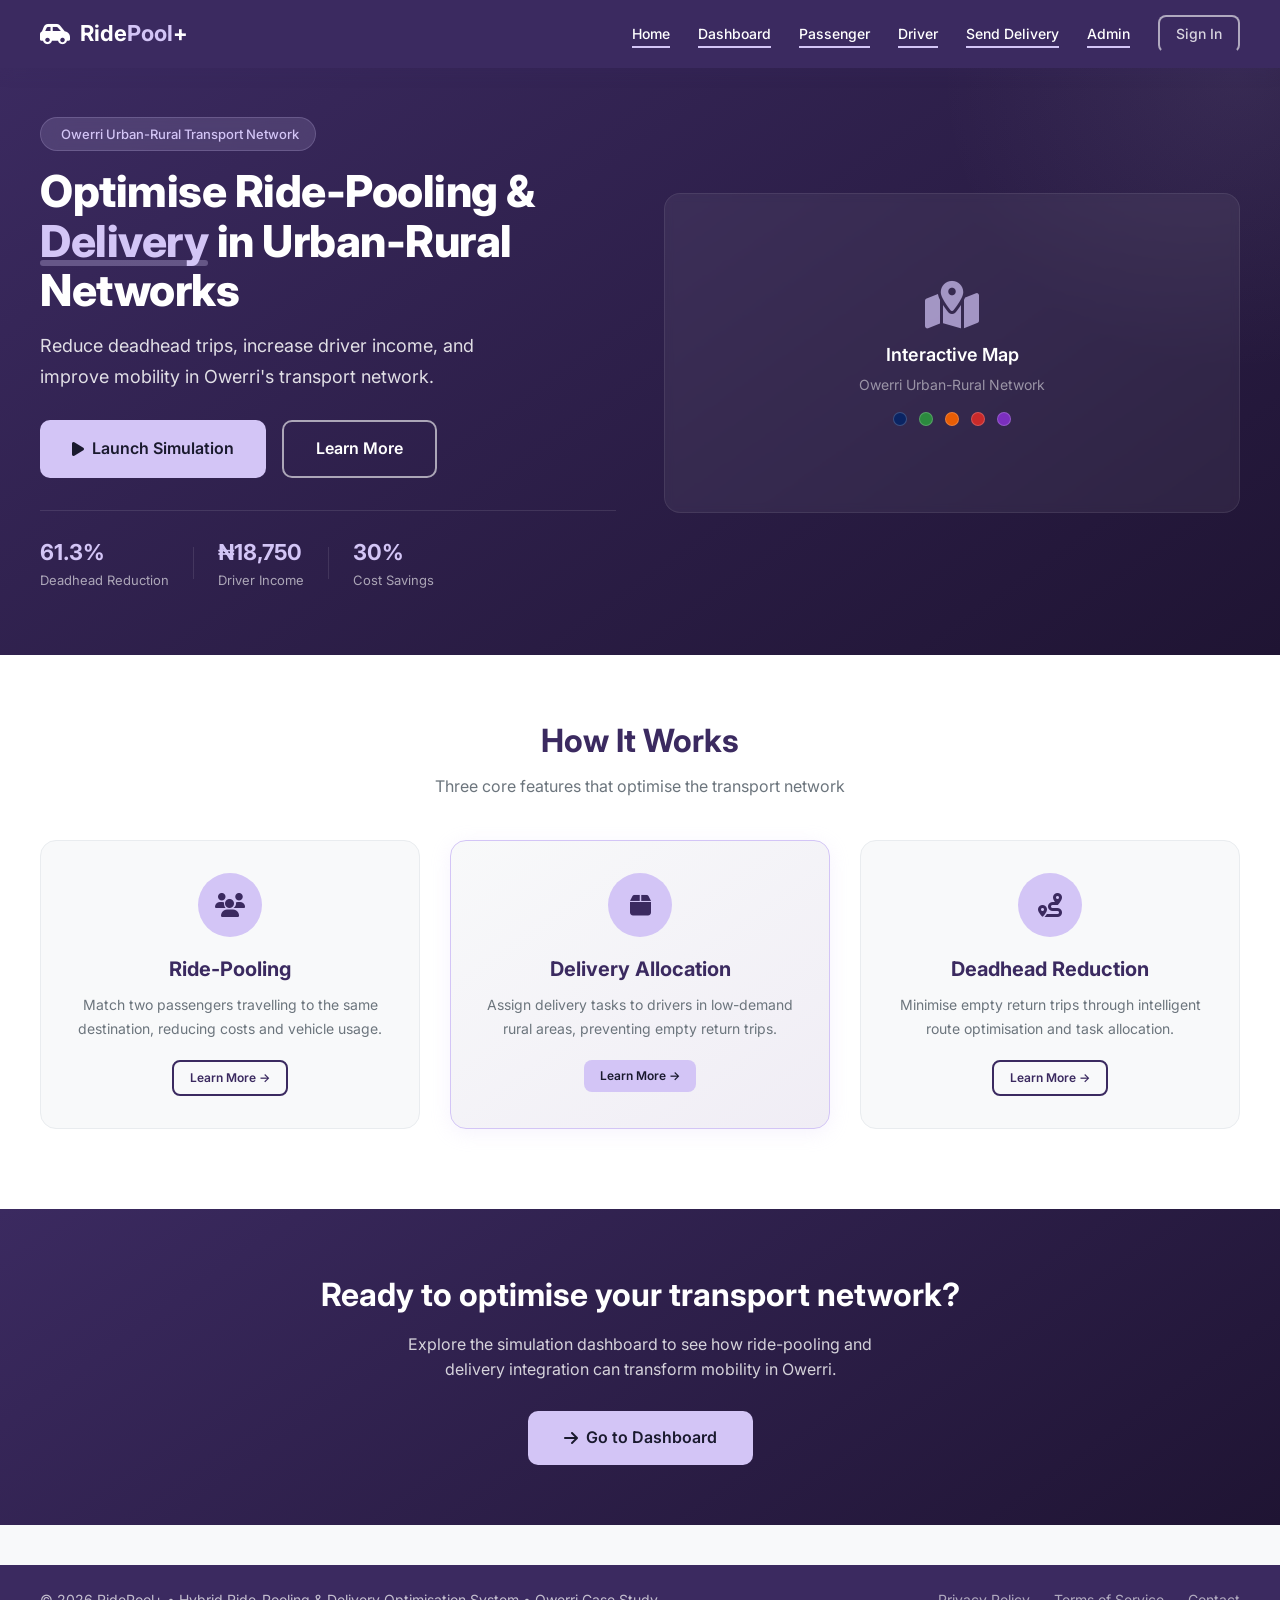
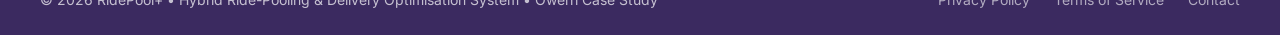
<file: pages/landing/index.html>
<!DOCTYPE html>
<html lang="en">
<head>
    <meta charset="UTF-8" />
    <meta name="viewport" content="width=device-width, initial-scale=1.0" />
    <title>RidePool+ | Hybrid Ride-Pooling &amp; Delivery Optimisation</title>
    <link rel="stylesheet" href="https://cdnjs.cloudflare.com/ajax/libs/font-awesome/6.4.0/css/all.min.css" />
    <link href="https://fonts.googleapis.com/css2?family=Inter:wght@300;400;500;600;700;800&display=swap" rel="stylesheet" />
    <link rel="stylesheet" href="../../assets/css/style.css" />
    <link rel="stylesheet" href="landing.css" />
</head>
<body>

    <!-- ===== NAVIGATION ===== -->
    <nav class="navbar">
        <div class="nav-container">
            <div class="nav-logo">
                <i class="fas fa-car-side"></i>
                <span>Ride<span>Pool</span>+</span>
            </div>
            <ul class="nav-links">
                <li><a href="index.html" class="active">Home</a></li>
                <li><a href="../dashboard/index.html">Dashboard</a></li>
                <li><a href="../passenger/index.html">Passenger</a></li>
                <li><a href="../driver/index.html">Driver</a></li>
                <li><a href="../delivery/index.html">Send Delivery</a></li>
                <li><a href="../admin/index.html">Admin</a></li>
                <li><a href="../auth/login.html" class="btn btn-outline-light btn-sm" style="padding:6px 16px;">Sign In</a></li>
            </ul>
            <button class="hamburger" id="hamburger">
                <i class="fas fa-bars"></i>
            </button>
        </div>
    </nav>

    <!-- ===== HERO SECTION ===== -->
    <section class="hero">
        <div class="hero-container">
            <div class="hero-content">
                <div class="hero-badge">
                    <i class="fas fa-sparkles"></i>
                    <span>Owerri Urban-Rural Transport Network</span>
                </div>
                <h1>Optimise Ride-Pooling &amp; <span>Delivery</span> in Urban-Rural Networks</h1>
                <p>Reduce deadhead trips, increase driver income, and improve mobility in Owerri's transport network.</p>
                <div class="hero-buttons">
                    <a href="../dashboard/index.html" class="btn btn-secondary btn-lg">
                        <i class="fas fa-play"></i> Launch Simulation
                    </a>
                    <a href="#features" class="btn btn-outline-light btn-lg">Learn More</a>
                </div>
                <div class="hero-stats">
                    <div class="hero-stat">
                        <span class="hero-stat-number" id="statDeadhead">61.3%</span>
                        <span class="hero-stat-label">Deadhead Reduction</span>
                    </div>
                    <div class="hero-stat-divider"></div>
                    <div class="hero-stat">
                        <span class="hero-stat-number" id="statIncome">₦18,750</span>
                        <span class="hero-stat-label">Driver Income</span>
                    </div>
                    <div class="hero-stat-divider"></div>
                    <div class="hero-stat">
                        <span class="hero-stat-number" id="statCost">30%</span>
                        <span class="hero-stat-label">Cost Savings</span>
                    </div>
                </div>
            </div>
            <div class="hero-image">
                <div class="hero-map-placeholder">
                    <i class="fas fa-map-marked-alt"></i>
                    <span>Interactive Map</span>
                    <small>Owerri Urban-Rural Network</small>
                    <div class="hero-map-dots">
                        <span class="dot blue"></span>
                        <span class="dot green"></span>
                        <span class="dot orange"></span>
                        <span class="dot red"></span>
                        <span class="dot purple"></span>
                    </div>
                </div>
            </div>
        </div>
    </section>

    <!-- ===== FEATURES SECTION ===== -->
    <section class="features" id="features">
        <div class="features-container">
            <h2 class="section-title">How It Works</h2>
            <p class="section-subtitle">Three core features that optimise the transport network</p>
            <div class="features-grid">
                <div class="feature-card">
                    <div class="feature-icon"><i class="fas fa-users"></i></div>
                    <h3>Ride-Pooling</h3>
                    <p>Match two passengers travelling to the same destination, reducing costs and vehicle usage.</p>
                    <a href="../passenger/index.html" class="btn btn-outline btn-sm">Learn More →</a>
                </div>
                <div class="feature-card featured">
                    <div class="feature-icon"><i class="fas fa-box"></i></div>
                    <h3>Delivery Allocation</h3>
                    <p>Assign delivery tasks to drivers in low-demand rural areas, preventing empty return trips.</p>
                    <a href="../delivery/index.html" class="btn btn-secondary btn-sm">Learn More →</a>
                </div>
                <div class="feature-card">
                    <div class="feature-icon"><i class="fas fa-route"></i></div>
                    <h3>Deadhead Reduction</h3>
                    <p>Minimise empty return trips through intelligent route optimisation and task allocation.</p>
                    <a href="../dashboard/index.html" class="btn btn-outline btn-sm">Learn More →</a>
                </div>
            </div>
        </div>
    </section>

    <!-- ===== CTA SECTION ===== -->
    <section class="cta-section">
        <div class="cta-container">
            <h2>Ready to optimise your transport network?</h2>
            <p>Explore the simulation dashboard to see how ride-pooling and delivery integration can transform mobility in Owerri.</p>
            <a href="../dashboard/index.html" class="btn btn-secondary btn-lg">
                <i class="fas fa-arrow-right"></i> Go to Dashboard
            </a>
        </div>
    </section>

    <!-- ===== FOOTER ===== -->
    <footer>
        <div class="footer-container">
            <p>&copy; 2026 RidePool+ &bull; Hybrid Ride-Pooling &amp; Delivery Optimisation System &bull; Owerri Case Study</p>
            <div class="footer-links">
                <a href="#">Privacy Policy</a>
                <a href="#">Terms of Service</a>
                <a href="#">Contact</a>
            </div>
        </div>
    </footer>

    <script src="../../assets/js/main.js"></script>
    <script src="landing.js"></script>
</body>
</html>
</file>
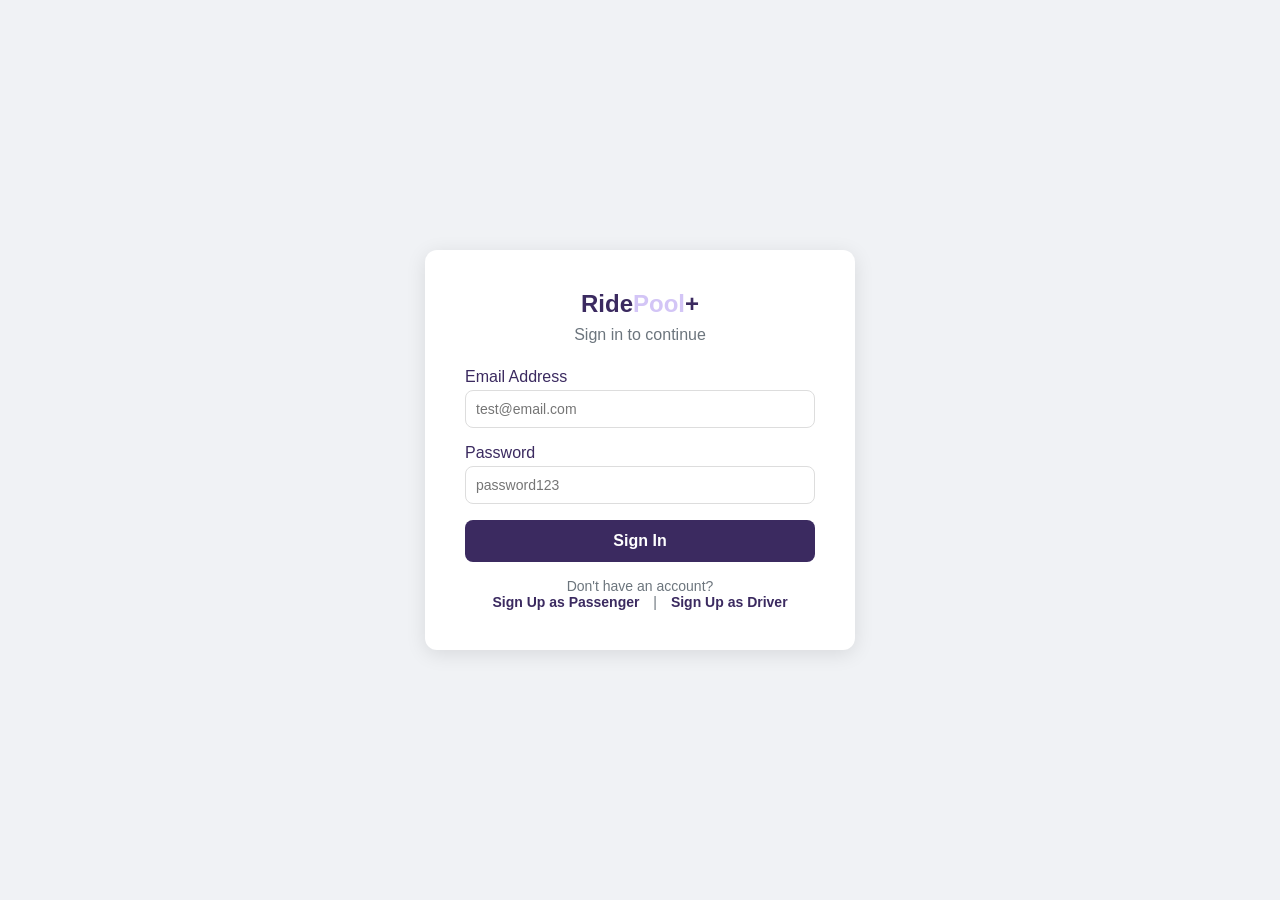
<file: pages/passenger/index.html>
<!DOCTYPE html>
<html lang="en">
<head>
    <meta charset="UTF-8" />
    <meta name="viewport" content="width=device-width, initial-scale=1.0" />
    <title>Passenger - RidePool+</title>
    <link rel="stylesheet" href="https://cdnjs.cloudflare.com/ajax/libs/font-awesome/6.4.0/css/all.min.css" />
    <link href="https://fonts.googleapis.com/css2?family=Inter:wght@300;400;500;600;700;800&display=swap" rel="stylesheet" />
    <link rel="stylesheet" href="../../assets/css/style.css" />
    <link rel="stylesheet" href="passenger.css" />
</head>
<body>

    <nav class="navbar">
        <div class="nav-container">
            <div class="nav-logo">
                <i class="fas fa-car-side"></i>
                <span>Ride<span>Pool</span>+</span>
            </div>
            <ul class="nav-links">
                <li><a href="../landing/index.html">Home</a></li>
                <li><a href="../dashboard/index.html">Dashboard</a></li>
                <li><a href="../passenger/index.html" class="active">Passenger</a></li>
                <li><a href="../driver/index.html">Driver</a></li>
                <li><a href="../delivery/index.html">Send Delivery</a></li>
                <li><a href="../admin/index.html">Admin</a></li>
                <li><a href="../auth/login.html" class="btn btn-outline-light btn-sm" style="padding:6px 16px;">Sign In</a></li>
            </ul>
            <button class="hamburger" id="hamburger">
                <i class="fas fa-bars"></i>
            </button>
        </div>
    </nav>

    <!-- ===== SESSION MISMATCH WARNING ===== -->
    <div id="sessionMismatchBanner" style="display:none; align-items:center; justify-content:space-between; gap:16px; background:#C92A2A; color:#fff; padding:14px 24px; font-size:14px; font-weight:500;">
        <span><i class="fas fa-triangle-exclamation"></i> Your login session doesn't match this passenger account (likely because a different account was logged into in another tab of this browser). Actions like requesting a ride won't work until you fix this.</span>
        <button id="sessionRelogBtn" class="btn btn-outline-light btn-sm" style="white-space:nowrap;">Log Out &amp; Log In Again</button>
    </div>

    <div class="page-header">
        <div class="page-header-content">
            <h1><i class="fas fa-user"></i> Welcome, <span id="passengerName">Passenger</span></h1>
            <p>Book a solo or pooled ride across Owerri</p>
        </div>
    </div>

    <div class="passenger-container">

        <!-- ===== RIDE REQUEST FORM ===== -->
        <div class="ride-request-card card" id="rideRequestCard">
            <div class="card-header">
                <h2><i class="fas fa-map-marked-alt"></i> Request a Ride</h2>
            </div>

            <div class="form-step">
                <h3><i class="fas fa-map-pin"></i> Pickup &amp; Destination</h3>
                <div class="form-row">
                    <div>
                        <label for="pickupSelect" style="font-size:13px; color:#6C757D; display:block; margin-bottom:6px;">Pickup location</label>
                        <select id="pickupSelect" class="form-select"></select>
                    </div>
                    <div>
                        <label for="destinationSelect" style="font-size:13px; color:#6C757D; display:block; margin-bottom:6px;">Destination</label>
                        <select id="destinationSelect" class="form-select"></select>
                    </div>
                </div>
            </div>

            <div class="form-divider"></div>

            <div class="form-step">
                <h3><i class="fas fa-users"></i> Ride Type</h3>
                <div class="ride-toggle-group">
                    <button type="button" class="ride-toggle active" id="soloToggle">
                        <i class="fas fa-user"></i> Solo Ride
                    </button>
                    <button type="button" class="ride-toggle" id="poolToggle">
                        <i class="fas fa-users"></i> Pooled Ride <span class="badge badge-success">Save up to 30%</span>
                    </button>
                </div>
                <div class="ride-info" id="rideInfo">
                    <i class="fas fa-info-circle"></i>
                    <span id="rideInfoText">Solo ride - just you, no stops for other passengers.</span>
                </div>
            </div>

            <div class="form-step" style="margin-bottom:0;">
                <div class="ride-info" style="justify-content:space-between;">
                    <span><i class="fas fa-naira-sign"></i> Estimated fare</span>
                    <strong id="estimatedFare" style="color:#3B2A60;">₦0</strong>
                </div>
            </div>

            <button class="btn btn-primary btn-full" id="findDriverBtn">
                <i class="fas fa-search"></i> Find Driver
            </button>
        </div>

        <!-- ===== AVAILABLE DRIVERS (solo rides only) ===== -->
        <div class="match-results" id="driverListCard" style="display:none; border-color:#D3C5F6; box-shadow:0 4px 24px rgba(211,197,246,0.25);">
            <div class="match-header">
                <span class="match-badge" style="color:#3B2A60;"><i class="fas fa-car"></i> Choose a Driver</span>
                <button class="btn btn-outline btn-sm" id="refreshDriversBtn"><i class="fas fa-rotate"></i> Refresh</button>
            </div>
            <div id="driverList"></div>
            <button class="btn btn-outline btn-full" id="cancelFindBtn" style="margin-top:12px;">Cancel</button>
        </div>

        <!-- ===== POOL RIDES: JOIN ONE OR START YOUR OWN ===== -->
        <div class="match-results" id="poolBrowseCard" style="display:none; border-color:#3B2A60;">
            <div class="match-header">
                <span class="match-badge" style="color:#3B2A60;"><i class="fas fa-users"></i> Pooled Ride</span>
                <button class="btn btn-outline btn-sm" id="refreshPoolsBtn"><i class="fas fa-rotate"></i></button>
            </div>

            <div id="openPoolsSection">
                <h4 class="pool-section-title"><i class="fas fa-user-friends"></i> Join someone already waiting</h4>
                <div id="openPoolsList"></div>
            </div>

            <div class="form-divider"></div>

            <div id="startPoolSection">
                <h4 class="pool-section-title"><i class="fas fa-plus-circle"></i> Or start a new pool - pick a driver</h4>
                <div id="startPoolDriverList"></div>
            </div>

            <button class="btn btn-outline btn-full" id="cancelPoolBrowseBtn" style="margin-top:12px;">Cancel</button>
        </div>

        <!-- ===== WAITING FOR SOMEONE TO JOIN YOUR POOL ===== -->
        <div class="match-results" id="poolWaitingCard" style="display:none; border-color:#3B2A60;">
            <div class="match-header">
                <span class="match-badge" style="color:#3B2A60;"><i class="fas fa-hourglass-half"></i> Waiting for a Pool Partner</span>
            </div>
            <p style="font-size:14px; color:#6C757D; margin-bottom:16px;">
                You've picked <strong id="poolWaitingDriverName">a driver</strong>. Your ride will start as soon as another passenger heading your way joins you - or you can go solo now.
            </p>
            <div class="match-actions">
                <button class="btn btn-primary" id="poolGoSoloBtn">Go Solo With This Driver</button>
                <button class="btn btn-outline" id="cancelPoolWaitBtn">Cancel</button>
            </div>
        </div>

        <!-- ===== WAITING FOR DRIVER TO ACCEPT ===== -->
        <div class="match-results" id="waitingCard" style="display:none; border-color:#3B2A60;">
            <div class="match-header">
                <span class="match-badge" style="color:#3B2A60;"><i class="fas fa-spinner fa-spin"></i> Waiting for driver...</span>
            </div>
            <p style="font-size:14px; color:#6C757D; margin-bottom:16px;">
                We've sent your request to <strong id="waitingDriverName">the driver</strong><span id="waitingPoolNote"></span>. This usually takes a few seconds.
            </p>
            <button class="btn btn-outline btn-full" id="cancelWaitBtn">Cancel Request</button>
        </div>

        <!-- ===== ON TRIP (accepted) ===== -->
        <div class="match-results" id="onTripCard" style="display:none; border-color:#2B8A3E;">
            <div class="match-header">
                <span class="match-badge" style="color:#2B8A3E;"><i class="fas fa-car"></i> Driver is on the way</span>
            </div>
            <div class="passenger-card" style="margin-bottom:12px;">
                <div class="passenger-avatar">🚗</div>
                <div class="passenger-details">
                    <h4 id="tripDriverName">Driver</h4>
                    <p id="tripPoolNote" style="display:none;"><i class="fas fa-users"></i> Pooled with <span id="tripPartnerName"></span></p>
                </div>
            </div>
            <p style="font-size:13px; color:#6C757D;">Fare: <strong id="tripFare">₦0</strong></p>
            <button class="btn btn-outline btn-full" id="cancelTripBtn" style="margin-top:14px;">Cancel Ride</button>
        </div>

        <!-- ===== OUTCOME (rejected / timeout) ===== -->
        <div class="match-results" id="outcomeCard" style="display:none;">
            <div class="match-header">
                <span class="match-badge" id="outcomeBadge"><i class="fas fa-check-circle"></i> Driver Accepted!</span>
            </div>
            <div id="outcomeBody"></div>
            <div class="match-actions" style="margin-top:16px;">
                <button class="btn btn-primary" id="outcomeActionBtn" style="display:none;">Choose Another Driver</button>
                <button class="btn btn-outline" id="outcomeDoneBtn">Done</button>
            </div>
        </div>

        <!-- ===== RECENT RIDES ===== -->
        <div class="recent-rides card">
            <div class="card-header">
                <h2><i class="fas fa-clock-rotate-left"></i> Recent Rides</h2>
            </div>
            <div class="ride-history" id="rideHistory">
                <div style="text-align:center; padding:20px; color:#6C757D; font-size:14px;">Loading ride history...</div>
            </div>
        </div>

    </div>

    <footer>
        <div class="footer-container">
            <p>&copy; 2026 RidePool+ &bull; Hybrid Ride-Pooling &amp; Delivery Optimisation System &bull; Owerri Case Study</p>
            <div class="footer-links">
                <a href="#">Privacy Policy</a>
                <a href="#">Terms of Service</a>
                <a href="#">Contact</a>
            </div>
        </div>
    </footer>

    <script type="module" src="passenger.js"></script>

</body>
</html>
</file>
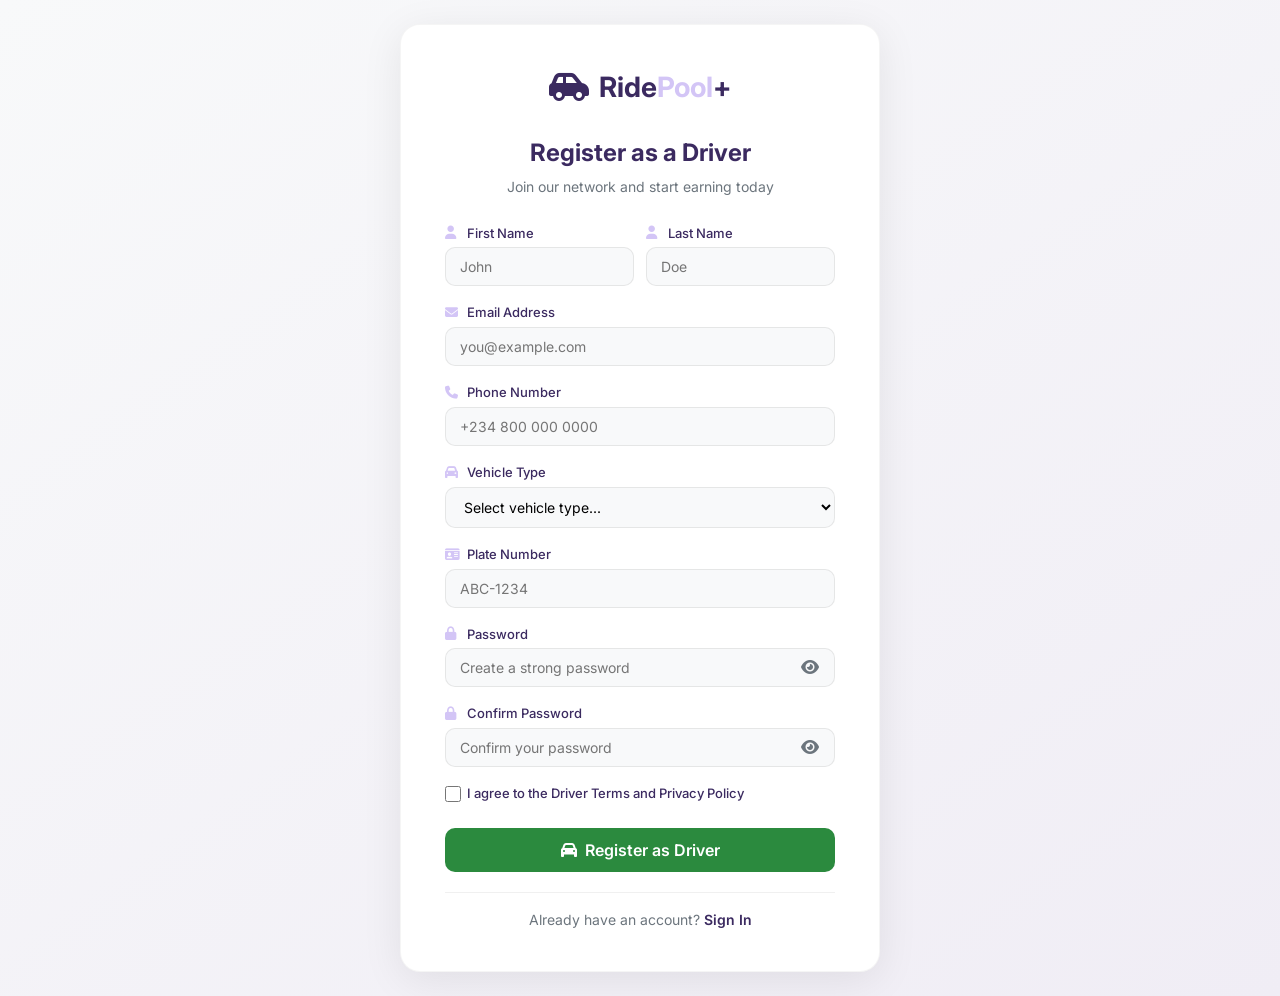
<file: pages/auth/driver-register.html>
<!DOCTYPE html>
<html lang="en">
<head>
    <meta charset="UTF-8" />
    <meta name="viewport" content="width=device-width, initial-scale=1.0" />
    <title>Driver Registration - RidePool+</title>
    <link rel="stylesheet" href="https://cdnjs.cloudflare.com/ajax/libs/font-awesome/6.4.0/css/all.min.css" />
    <link href="https://fonts.googleapis.com/css2?family=Inter:wght@300;400;500;600;700;800&display=swap" rel="stylesheet" />
    <link rel="stylesheet" href="../../assets/css/style.css" />
    <link rel="stylesheet" href="auth.css" />
</head>
<body>

    <div class="auth-container">
        <div class="auth-card">
            <div class="auth-logo">
                <i class="fas fa-car-side"></i>
                <span>Ride<span>Pool</span>+</span>
            </div>

            <h2>Register as a Driver</h2>
            <p class="auth-subtitle">Join our network and start earning today</p>

            <form id="driverRegisterForm" class="auth-form">
                <div class="form-row">
                    <div class="form-group">
                        <label for="firstName"><i class="fas fa-user"></i> First Name</label>
                        <input type="text" id="firstName" placeholder="John" required />
                    </div>
                    <div class="form-group">
                        <label for="lastName"><i class="fas fa-user"></i> Last Name</label>
                        <input type="text" id="lastName" placeholder="Doe" required />
                    </div>
                </div>

                <div class="form-group">
                    <label for="email"><i class="fas fa-envelope"></i> Email Address</label>
                    <input type="email" id="email" placeholder="you@example.com" required />
                </div>

                <div class="form-group">
                    <label for="phone"><i class="fas fa-phone"></i> Phone Number</label>
                    <input type="tel" id="phone" placeholder="+234 800 000 0000" required />
                </div>

                <div class="form-group">
                    <label for="vehicleType"><i class="fas fa-car"></i> Vehicle Type</label>
                    <select id="vehicleType" required>
                        <option value="">Select vehicle type...</option>
                        <option value="Sedan">Sedan</option>
                        <option value="SUV">SUV</option>
                        <option value="Mini Van">Mini Van</option>
                    </select>
                </div>

                <div class="form-group">
                    <label for="plateNumber"><i class="fas fa-id-card"></i> Plate Number</label>
                    <input type="text" id="plateNumber" placeholder="ABC-1234" required />
                </div>

                <div class="form-group">
                    <label for="password"><i class="fas fa-lock"></i> Password</label>
                    <div class="password-wrapper">
                        <input type="password" id="password" placeholder="Create a strong password" required />
                        <button type="button" class="password-toggle">
                            <i class="fas fa-eye"></i>
                        </button>
                    </div>
                </div>

                <div class="form-group">
                    <label for="confirmPassword"><i class="fas fa-lock"></i> Confirm Password</label>
                    <div class="password-wrapper">
                        <input type="password" id="confirmPassword" placeholder="Confirm your password" required />
                        <button type="button" class="password-toggle">
                            <i class="fas fa-eye"></i>
                        </button>
                    </div>
                </div>

                <div class="form-group">
                    <label class="checkbox-label">
                        <input type="checkbox" id="termsAccepted" required />
                        <span>I agree to the <a href="#">Driver Terms</a> and <a href="#">Privacy Policy</a></span>
                    </label>
                </div>

                <button type="submit" class="btn btn-success btn-full">
                    <i class="fas fa-car"></i> Register as Driver
                </button>
            </form>

            <div class="auth-footer">
                <p>Already have an account? <a href="login.html">Sign In</a></p>
            </div>
        </div>
    </div>

    <script type="module">
        import { registerDriver } from '../../assets/js/api.js'

        // Notification function
        function showNotification(message, type) {
            const existing = document.querySelector('.auth-notification');
            if (existing) existing.remove();

            const notification = document.createElement('div');
            notification.className = 'auth-notification';
            notification.style.cssText = `
                position: fixed; top: 20px; right: 20px; padding: 12px 20px;
                border-radius: 10px; background: ${type === 'success' ? '#2B8A3E' : '#C92A2A'};
                color: #FFFFFF; font-size: 14px; font-weight: 500;
                box-shadow: 0 4px 16px rgba(0,0,0,0.15); z-index: 9999;
                display: flex; align-items: center; gap: 10px;
                animation: slideDown 0.3s ease; border: none;
            `;
            const icon = type === 'success' ? 'fa-check-circle' : 'fa-exclamation-circle';
            notification.innerHTML = `<i class="fas ${icon}"></i> ${message}`;
            document.body.appendChild(notification);

            setTimeout(() => {
                notification.style.opacity = '0';
                notification.style.transition = 'opacity 0.3s ease';
                setTimeout(() => notification.remove(), 300);
            }, 4000);
        }

        // Password toggle
        document.querySelectorAll('.password-toggle').forEach(toggle => {
            toggle.addEventListener('click', function() {
                const wrapper = this.closest('.password-wrapper');
                const input = wrapper.querySelector('input');
                const icon = this.querySelector('i');
                if (input.type === 'password') {
                    input.type = 'text';
                    icon.className = 'fas fa-eye-slash';
                } else {
                    input.type = 'password';
                    icon.className = 'fas fa-eye';
                }
            });
        });

        const registerForm = document.getElementById('driverRegisterForm');

        registerForm.addEventListener('submit', async function(e) {
            e.preventDefault();

            const firstName = document.getElementById('firstName').value;
            const lastName = document.getElementById('lastName').value;
            const email = document.getElementById('email').value;
            const phone = document.getElementById('phone').value;
            const vehicleType = document.getElementById('vehicleType').value;
            const plateNumber = document.getElementById('plateNumber').value;
            const password = document.getElementById('password').value;
            const confirmPassword = document.getElementById('confirmPassword').value;
            const termsAccepted = document.getElementById('termsAccepted').checked;

            // ---- FIXED VALIDATION (Option 1) ----
            if (!firstName || !lastName || !email || !phone || !vehicleType || !plateNumber || !password) {
                showNotification('Please fill in all required fields.', 'error');
                return;
            }

            // Simple email check (only check if it's not empty)
            if (!email || email.length < 3) {
                showNotification('❌ Please enter an email address.', 'error');
                return;
            }

            if (password.length < 6) {
                showNotification('Password must be at least 6 characters.', 'error');
                return;
            }

            if (password !== confirmPassword) {
                showNotification('Passwords do not match.', 'error');
                return;
            }

            if (!termsAccepted) {
                showNotification('Please accept the Terms of Service.', 'error');
                return;
            }

            const submitBtn = this.querySelector('.btn');
            const originalText = submitBtn.innerHTML;
            submitBtn.innerHTML = '<i class="fas fa-spinner fa-spin"></i> Registering...';
            submitBtn.disabled = true;

            try {
                const data = {
                    name: firstName + ' ' + lastName,
                    phone: phone,
                    email: email,
                    vehicle_type: vehicleType,
                    vehicle_capacity: 4,
                    password: password
                };

                const result = await registerDriver(data);
                showNotification('🚗 Driver account created successfully! Redirecting to login...', 'success');

                setTimeout(() => {
                    window.location.href = 'login.html';
                }, 2000);

            } catch (error) {
                console.error('Registration error:', error);
                showNotification('❌ Registration failed: ' + error.message, 'error');
                submitBtn.innerHTML = originalText;
                submitBtn.disabled = false;
            }
        });
    </script>

    <style>
        @keyframes slideDown {
            0% { opacity: 0; transform: translateY(-20px); }
            100% { opacity: 1; transform: translateY(0); }
        }
    </style>

</body>
</html>
</file>
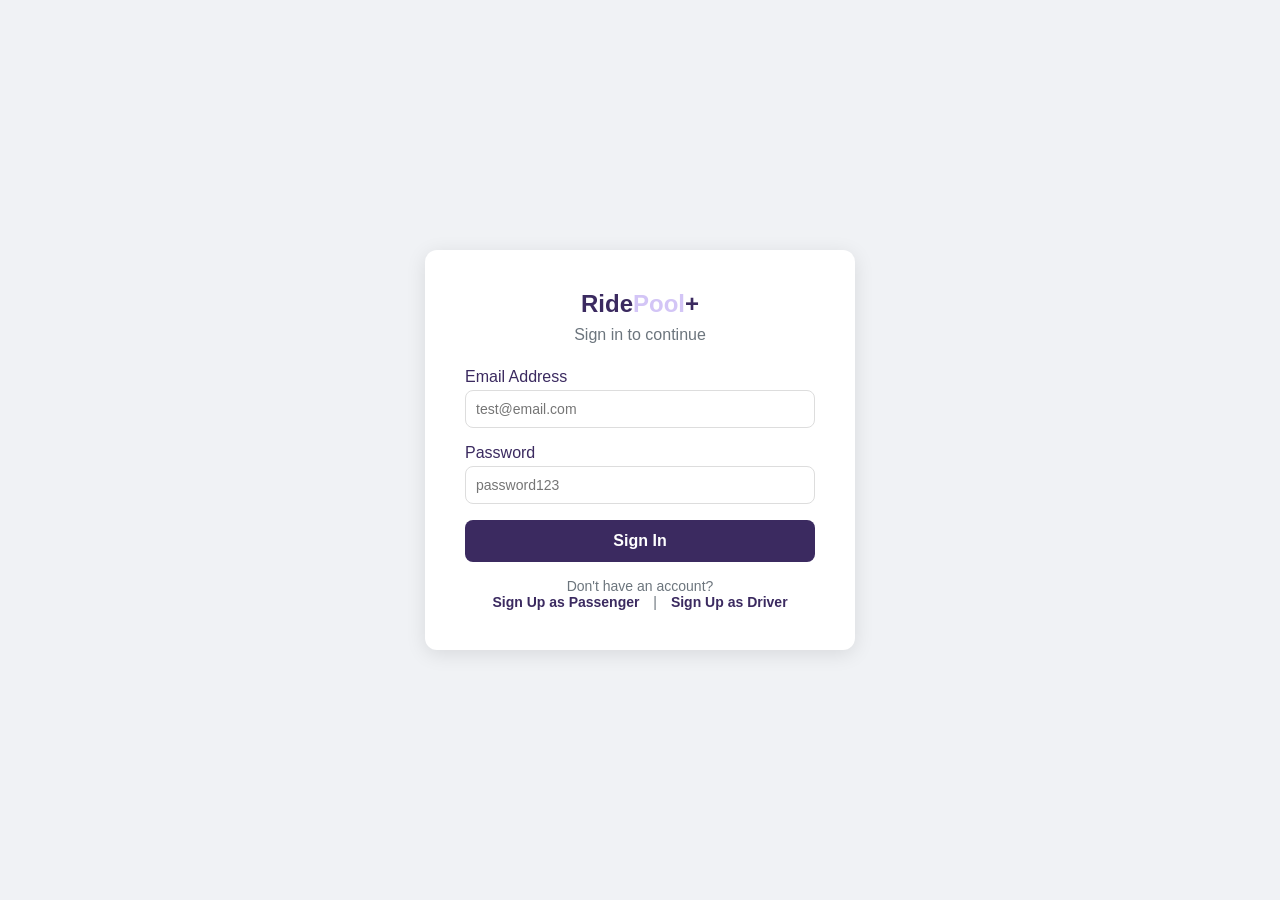
<file: pages/auth/login.html>
<!DOCTYPE html>
<html lang="en">
<head>
    <meta charset="UTF-8" />
    <meta name="viewport" content="width=device-width, initial-scale=1.0" />
    <title>Login - RidePool+</title>
    <style>
        body {
            font-family: 'Segoe UI', Tahoma, Geneva, Verdana, sans-serif;
            background: #f0f2f5;
            display: flex;
            justify-content: center;
            align-items: center;
            height: 100vh;
            margin: 0;
        }
        .container {
            background: #fff;
            padding: 40px;
            border-radius: 12px;
            box-shadow: 0 4px 20px rgba(0,0,0,0.1);
            width: 350px;
        }
        .logo {
            text-align: center;
            font-size: 24px;
            font-weight: 700;
            color: #3B2A60;
        }
        .logo span { color: #D3C5F6; }
        .subtitle {
            text-align: center;
            color: #6C757D;
            margin: 8px 0 24px;
        }
        label {
            display: block;
            font-weight: 500;
            margin-bottom: 4px;
            color: #3B2A60;
        }
        input {
            width: 100%;
            padding: 10px;
            border: 1px solid #ddd;
            border-radius: 8px;
            font-size: 14px;
            box-sizing: border-box;
            margin-bottom: 16px;
        }
        button {
            width: 100%;
            padding: 12px;
            background: #3B2A60;
            color: #fff;
            border: none;
            border-radius: 8px;
            font-size: 16px;
            font-weight: 600;
            cursor: pointer;
        }
        button:hover { background: #2A1A4A; }
        button:disabled { opacity: 0.6; cursor: not-allowed; }
        .error { color: #C92A2A; text-align: center; margin-top: 12px; }
        .success { color: #2B8A3E; text-align: center; margin-top: 12px; }
        .footer { text-align: center; margin-top: 16px; font-size: 14px; color: #6C757D; }
        .footer a { color: #3B2A60; font-weight: 600; text-decoration: none; }
    </style>
</head>
<body>

<div class="container">
    <div class="logo">Ride<span>Pool</span>+</div>
    <div class="subtitle">Sign in to continue</div>

    <form id="loginForm">
        <label>Email Address</label>
        <input type="email" id="email" placeholder="test@email.com" />

        <label>Password</label>
        <input type="password" id="password" placeholder="password123" />

        <button type="submit" id="loginBtn">Sign In</button>
    </form>

    <div id="message"></div>

    <div class="footer">
    Don't have an account?<br>
    <a href="passenger-register.html" style="margin-right:10px;">Sign Up as Passenger</a> |
    <a href="driver-register.html" style="margin-left:10px;">Sign Up as Driver</a>
</div>
</div>

<script type="module">
    import { login } from '../../assets/js/api.js'

    const form = document.getElementById('loginForm')
    const email = document.getElementById('email')
    const password = document.getElementById('password')
    const btn = document.getElementById('loginBtn')
    const msg = document.getElementById('message')

    form.addEventListener('submit', async function(e) {
        e.preventDefault()
        console.log('🔑 Login submitted')

        const emailVal = email.value.trim()
        const passVal = password.value.trim()

        if (!emailVal || !passVal) {
            msg.innerHTML = '⚠️ Please enter both email and password.'
            msg.style.color = '#E85D04'
            return
        }

        btn.innerHTML = '⏳ Signing in...'
        btn.disabled = true
        msg.innerHTML = ''

        try {
            console.log('📡 Calling login API...')
            const result = await login({ email: emailVal, password: passVal })
            console.log('✅ Login success:', result)

            const role = result.user.role || 'passenger'
            const redirects = {
                'passenger': '../passenger/index.html',
                'driver': '../driver/index.html',
                'admin': '../admin/index.html'
            }

            msg.innerHTML = '✅ Welcome ' + result.user.name + '! Redirecting...'
            msg.style.color = '#2B8A3E'

            // Save user + auth token
            localStorage.setItem('user', JSON.stringify(result.user))
            localStorage.setItem('token', result.token)

            // Redirect after 1 second
            setTimeout(() => {
                console.log('🔀 Redirecting to:', redirects[role])
                window.location.href = redirects[role] || '../landing/index.html'
            }, 1000)

        } catch (error) {
            console.error('❌ Login error:', error)
            msg.innerHTML = '❌ Login failed: ' + error.message
            msg.style.color = '#C92A2A'
            btn.innerHTML = 'Sign In'
            btn.disabled = false
        }
    })
</script>

</body>
</html>
</file>
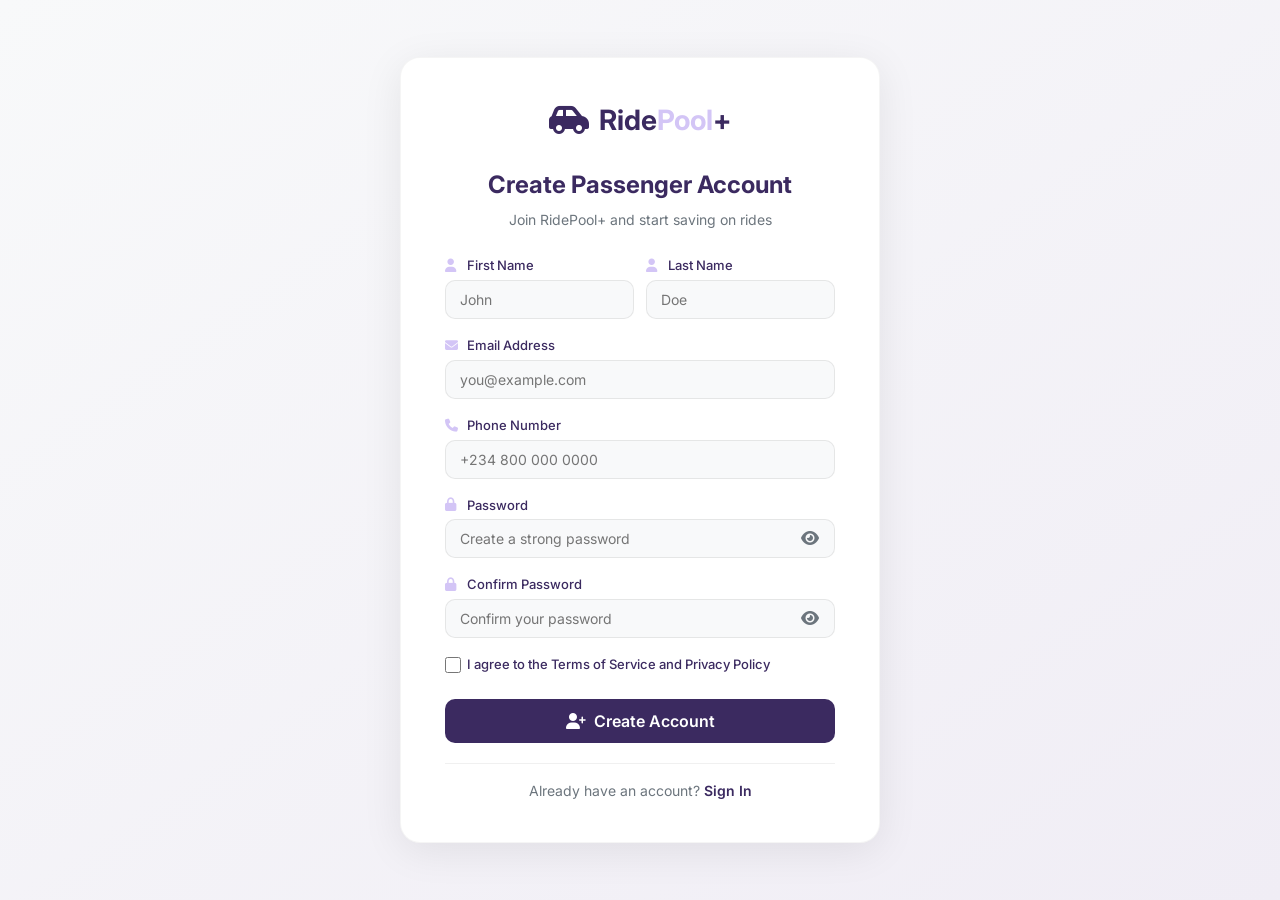
<file: pages/auth/passenger-register.html>
<!DOCTYPE html>
<html lang="en">
<head>
    <meta charset="UTF-8" />
    <meta name="viewport" content="width=device-width, initial-scale=1.0" />
    <title>Passenger Registration - RidePool+</title>
    <link rel="stylesheet" href="https://cdnjs.cloudflare.com/ajax/libs/font-awesome/6.4.0/css/all.min.css" />
    <link href="https://fonts.googleapis.com/css2?family=Inter:wght@300;400;500;600;700;800&display=swap" rel="stylesheet" />
    <link rel="stylesheet" href="../../assets/css/style.css" />
    <link rel="stylesheet" href="auth.css" />
</head>
<body>

    <div class="auth-container">
        <div class="auth-card">
            <div class="auth-logo">
                <i class="fas fa-car-side"></i>
                <span>Ride<span>Pool</span>+</span>
            </div>

            <h2>Create Passenger Account</h2>
            <p class="auth-subtitle">Join RidePool+ and start saving on rides</p>

            <form id="registerForm" class="auth-form">
                <div class="form-row">
                    <div class="form-group">
                        <label for="firstName"><i class="fas fa-user"></i> First Name</label>
                        <input type="text" id="firstName" placeholder="John" required />
                    </div>
                    <div class="form-group">
                        <label for="lastName"><i class="fas fa-user"></i> Last Name</label>
                        <input type="text" id="lastName" placeholder="Doe" required />
                    </div>
                </div>

                <div class="form-group">
                    <label for="email"><i class="fas fa-envelope"></i> Email Address</label>
                    <input type="email" id="email" placeholder="you@example.com" required />
                </div>

                <div class="form-group">
                    <label for="phone"><i class="fas fa-phone"></i> Phone Number</label>
                    <input type="tel" id="phone" placeholder="+234 800 000 0000" required />
                </div>

                <div class="form-group">
                    <label for="password"><i class="fas fa-lock"></i> Password</label>
                    <div class="password-wrapper">
                        <input type="password" id="password" placeholder="Create a strong password" required />
                        <button type="button" class="password-toggle">
                            <i class="fas fa-eye"></i>
                        </button>
                    </div>
                </div>

                <div class="form-group">
                    <label for="confirmPassword"><i class="fas fa-lock"></i> Confirm Password</label>
                    <div class="password-wrapper">
                        <input type="password" id="confirmPassword" placeholder="Confirm your password" required />
                        <button type="button" class="password-toggle">
                            <i class="fas fa-eye"></i>
                        </button>
                    </div>
                </div>

                <div class="form-group">
                    <label class="checkbox-label">
                        <input type="checkbox" id="termsAccepted" required />
                        <span>I agree to the <a href="#">Terms of Service</a> and <a href="#">Privacy Policy</a></span>
                    </label>
                </div>

                <button type="submit" class="btn btn-primary btn-full">
                    <i class="fas fa-user-plus"></i> Create Account
                </button>
            </form>

            <div class="auth-footer">
                <p>Already have an account? <a href="login.html">Sign In</a></p>
            </div>
        </div>
    </div>

    <script type="module">
        import { registerPassenger } from '../../assets/js/api.js'

        function showNotification(message, type) {
            const existing = document.querySelector('.auth-notification');
            if (existing) existing.remove();

            const notification = document.createElement('div');
            notification.className = 'auth-notification';
            notification.style.cssText = `
                position: fixed; top: 20px; right: 20px; padding: 12px 20px;
                border-radius: 10px; background: ${type === 'success' ? '#2B8A3E' : '#C92A2A'};
                color: #FFFFFF; font-size: 14px; font-weight: 500;
                box-shadow: 0 4px 16px rgba(0,0,0,0.15); z-index: 9999;
                display: flex; align-items: center; gap: 10px;
                animation: slideDown 0.3s ease; border: none;
            `;
            const icon = type === 'success' ? 'fa-check-circle' : 'fa-exclamation-circle';
            notification.innerHTML = `<i class="fas ${icon}"></i> ${message}`;
            document.body.appendChild(notification);

            setTimeout(() => {
                notification.style.opacity = '0';
                notification.style.transition = 'opacity 0.3s ease';
                setTimeout(() => notification.remove(), 300);
            }, 4000);
        }

        // Password toggle
        document.querySelectorAll('.password-toggle').forEach(toggle => {
            toggle.addEventListener('click', function() {
                const wrapper = this.closest('.password-wrapper');
                const input = wrapper.querySelector('input');
                const icon = this.querySelector('i');
                if (input.type === 'password') {
                    input.type = 'text';
                    icon.className = 'fas fa-eye-slash';
                } else {
                    input.type = 'password';
                    icon.className = 'fas fa-eye';
                }
            });
        });

        const registerForm = document.getElementById('registerForm');

        registerForm.addEventListener('submit', async function(e) {
            e.preventDefault();

            const firstName = document.getElementById('firstName').value;
            const lastName = document.getElementById('lastName').value;
            const email = document.getElementById('email').value;
            const phone = document.getElementById('phone').value;
            const password = document.getElementById('password').value;
            const confirmPassword = document.getElementById('confirmPassword').value;
            const termsAccepted = document.getElementById('termsAccepted').checked;

            if (!firstName || !lastName || !email || !phone || !password) {
                showNotification('Please fill in all required fields.', 'error');
                return;
            }

            if (!email.includes('@')) {
                showNotification('Please enter a valid email address.', 'error');
                return;
            }

            if (password.length < 6) {
                showNotification('Password must be at least 6 characters.', 'error');
                return;
            }

            if (password !== confirmPassword) {
                showNotification('Passwords do not match.', 'error');
                return;
            }

            if (!termsAccepted) {
                showNotification('Please accept the Terms of Service.', 'error');
                return;
            }

            const submitBtn = this.querySelector('.btn');
            const originalText = submitBtn.innerHTML;
            submitBtn.innerHTML = '<i class="fas fa-spinner fa-spin"></i> Creating account...';
            submitBtn.disabled = true;

            try {
                await registerPassenger({
                    name: firstName + ' ' + lastName,
                    phone: phone,
                    email: email,
                    password: password
                });

                showNotification('🎉 Account created successfully! Redirecting to login...', 'success');

                setTimeout(() => {
                    window.location.href = 'login.html';
                }, 2000);

            } catch (error) {
                showNotification('❌ Registration failed: ' + error.message, 'error');
                submitBtn.innerHTML = originalText;
                submitBtn.disabled = false;
            }
        });
    </script>

    <style>
        @keyframes slideDown {
            0% { opacity: 0; transform: translateY(-20px); }
            100% { opacity: 1; transform: translateY(0); }
        }
    </style>

</body>
</html>
</file>
<file: assets/css/style.css>
/* ================================================================
   STYLE.CSS - Global Shared Styles
   Hybrid Ride-Pooling & Delivery System
   Colors from Figma Make design with your custom palette:
   - Primary: #D3C5F6 (your custom)
   - Secondary: #3B2A60 (your custom)
   - Background: #F8F9FA
   - Text Dark: #1A1A2E
   - Text Light: #FFFFFF
   ================================================================ */

/* ===== RESET & BASE ===== */
* {
    margin: 0;
    padding: 0;
    box-sizing: border-box;
}

body {
    font-family: 'Inter', -apple-system, BlinkMacSystemFont, 'Segoe UI', Roboto, sans-serif;
    background: #F8F9FA;
    color: #1A1A2E;
    line-height: 1.6;
}

a {
    text-decoration: none;
    color: inherit;
}

img {
    max-width: 100%;
    display: block;
}

/* ===== BUTTONS ===== */
.btn {
    display: inline-flex;
    align-items: center;
    justify-content: center;
    gap: 8px;
    padding: 10px 24px;
    border-radius: 10px;
    font-weight: 600;
    font-size: 14px;
    border: none;
    cursor: pointer;
    transition: all 0.25s ease;
    text-align: center;
    font-family: inherit;
}

.btn-primary {
    background: #3B2A60;
    color: #FFFFFF;
}

.btn-primary:hover {
    background: #2A1A4A;
    transform: translateY(-2px);
    box-shadow: 0 4px 16px rgba(59, 42, 96, 0.35);
}

.btn-secondary {
    background: #D3C5F6;
    color: #1A1A2E;
}

.btn-secondary:hover {
    background: #C2B0ED;
    transform: translateY(-2px);
    box-shadow: 0 4px 16px rgba(211, 197, 246, 0.4);
}

.btn-outline {
    background: transparent;
    color: #3B2A60;
    border: 2px solid #3B2A60;
}

.btn-outline:hover {
    background: #3B2A60;
    color: #FFFFFF;
    transform: translateY(-2px);
}

.btn-outline-light {
    background: transparent;
    color: #FFFFFF;
    border: 2px solid rgba(255, 255, 255, 0.6);
}

.btn-outline-light:hover {
    background: #FFFFFF;
    color: #3B2A60;
    transform: translateY(-2px);
}

.btn-success {
    background: #2B8A3E;
    color: #FFFFFF;
}

.btn-success:hover {
    background: #1E6B2E;
    transform: translateY(-2px);
}

.btn-danger {
    background: #C92A2A;
    color: #FFFFFF;
}

.btn-danger:hover {
    background: #A32020;
    transform: translateY(-2px);
}

.btn-sm {
    padding: 6px 16px;
    font-size: 12px;
    border-radius: 8px;
}

.btn-lg {
    padding: 14px 32px;
    font-size: 16px;
}

.btn:disabled {
    opacity: 0.5;
    cursor: not-allowed;
    transform: none !important;
}

/* ===== NAVIGATION ===== */
.navbar {
    background: #3B2A60;
    padding: 0 24px;
    position: sticky;
    top: 0;
    z-index: 1000;
    box-shadow: 0 2px 16px rgba(59, 42, 96, 0.25);
}

.nav-container {
    max-width: 1200px;
    margin: 0 auto;
    display: flex;
    justify-content: space-between;
    align-items: center;
    height: 68px;
}

.nav-logo {
    display: flex;
    align-items: center;
    gap: 10px;
    color: #FFFFFF;
    font-size: 22px;
    font-weight: 700;
}

.nav-logo i {
    font-size: 24px;
}

.nav-logo span span {
    color: #D3C5F6;
}

.nav-links {
    display: flex;
    list-style: none;
    gap: 28px;
    align-items: center;
}

.nav-links a {
    color: rgba(255, 255, 255, 0.8);
    font-size: 14px;
    font-weight: 500;
    transition: all 0.2s;
    padding: 4px 0;
    border-bottom: 2px solid transparent;
}

.nav-links a:hover,
.nav-links a.active {
    color: #FFFFFF;
    border-bottom-color: #D3C5F6;
}

.hamburger {
    display: none;
    background: none;
    border: none;
    color: #FFFFFF;
    font-size: 24px;
    cursor: pointer;
    padding: 4px;
}

@media (max-width: 768px) {
    .nav-links {
        display: none;
        flex-direction: column;
        position: absolute;
        top: 68px;
        left: 0;
        right: 0;
        background: #3B2A60;
        padding: 20px 24px;
        gap: 16px;
        border-top: 1px solid rgba(255, 255, 255, 0.1);
        box-shadow: 0 8px 24px rgba(0, 0, 0, 0.2);
    }
    .nav-links.open {
        display: flex;
    }
    .hamburger {
        display: block;
    }
    .btn-nav {
        display: none;
    }
}

/* ===== FOOTER ===== */
footer {
    background: #3B2A60;
    color: #FFFFFF;
    padding: 24px 24px;
    margin-top: 40px;
}

.footer-container {
    max-width: 1200px;
    margin: 0 auto;
    display: flex;
    justify-content: space-between;
    align-items: center;
    flex-wrap: wrap;
    gap: 16px;
}

.footer-container p {
    font-size: 14px;
    opacity: 0.7;
}

.footer-links {
    display: flex;
    gap: 24px;
}

.footer-links a {
    font-size: 14px;
    opacity: 0.6;
    transition: opacity 0.2s;
}

.footer-links a:hover {
    opacity: 1;
    color: #D3C5F6;
}

@media (max-width: 600px) {
    .footer-container {
        flex-direction: column;
        text-align: center;
    }
}

/* ===== SECTION TITLES ===== */
.section-title {
    font-size: 32px;
    font-weight: 700;
    color: #3B2A60;
    text-align: center;
    margin-bottom: 8px;
}

.section-subtitle {
    text-align: center;
    color: #6C757D;
    font-size: 16px;
    margin-bottom: 40px;
}

/* ===== CARDS ===== */
.card {
    background: #FFFFFF;
    border-radius: 12px;
    padding: 20px 24px;
    border: 1px solid #E9ECEF;
    box-shadow: 0 2px 8px rgba(0, 0, 0, 0.06);
    transition: all 0.3s ease;
}

.card:hover {
    box-shadow: 0 8px 30px rgba(0, 0, 0, 0.08);
    border-color: #D3C5F6;
}

/* ===== BADGES =====
   These classes (badge-primary, badge-success, badge-warning, badge-danger,
   badge-secondary) are referenced throughout driver/passenger/admin pages
   but were never actually defined anywhere in the project - they were
   rendering as unstyled plain text. Defined once here so every page picks
   them up consistently. */
.badge {
    display: inline-flex;
    align-items: center;
    gap: 4px;
    padding: 3px 10px;
    border-radius: 20px;
    font-size: 12px;
    font-weight: 600;
    line-height: 1.6;
    white-space: nowrap;
}

.badge-primary {
    background: #D3C5F6;
    color: #3B2A60;
}

.badge-success {
    background: rgba(43, 138, 62, 0.12);
    color: #2B8A3E;
}

.badge-warning {
    background: rgba(232, 93, 4, 0.12);
    color: #E85D04;
}

.badge-danger {
    background: rgba(201, 42, 42, 0.12);
    color: #C92A2A;
}

.badge-secondary {
    background: #E9ECEF;
    color: #6C757D;
}

/* ===== MODAL (shared: used for the post-trip rating prompt) ===== */
.modal-overlay {
    position: fixed;
    inset: 0;
    background: rgba(26, 26, 46, 0.55);
    display: flex;
    align-items: center;
    justify-content: center;
    z-index: 10000;
    padding: 20px;
    opacity: 0;
    transition: opacity 0.2s ease;
}

.modal-overlay.visible {
    opacity: 1;
}

.modal-box {
    background: #FFFFFF;
    border-radius: 16px;
    padding: 28px 24px;
    max-width: 380px;
    width: 100%;
    box-shadow: 0 20px 60px rgba(0,0,0,0.25);
    text-align: center;
}

.modal-box h3 {
    font-size: 18px;
    margin-bottom: 6px;
    color: #1A1A2E;
}

.modal-box p {
    font-size: 14px;
    color: #6C757D;
    margin-bottom: 18px;
}

.star-rating {
    display: flex;
    justify-content: center;
    gap: 8px;
    margin-bottom: 18px;
}

.star-rating i {
    font-size: 30px;
    color: #E9ECEF;
    cursor: pointer;
    transition: color 0.15s ease, transform 0.15s ease;
}

.star-rating i.selected,
.star-rating i:hover {
    color: #F5A623;
    transform: scale(1.1);
}

.modal-box textarea {
    width: 100%;
    border: 1px solid #E9ECEF;
    border-radius: 10px;
    padding: 10px 12px;
    font-family: inherit;
    font-size: 13px;
    resize: none;
    margin-bottom: 16px;
    min-height: 60px;
}

.modal-actions {
    display: flex;
    gap: 10px;
}

.modal-actions .btn {
    flex: 1;
    justify-content: center;
}

/* ===== FORMS ===== */
.form-group {
    margin-bottom: 16px;
}

.form-select {
    width: 100%;
    padding: 10px 14px;
    border-radius: 10px;
    border: 1px solid #E9ECEF;
    background: #FFFFFF;
    font-size: 14px;
    font-family: inherit;
    color: #1A1A2E;
    cursor: pointer;
}

.form-select:focus {
    outline: none;
    border-color: #D3C5F6;
    box-shadow: 0 0 0 3px rgba(211, 197, 246, 0.25);
}

.form-group label {
    display: block;
    font-size: 14px;
    font-weight: 500;
    color: #1A1A2E;
    margin-bottom: 4px;
}

.form-group input,
.form-group select,
.form-group textarea {
    width: 100%;
    padding: 10px 14px;
    border: 1px solid #E9ECEF;
    border-radius: 8px;
    font-size: 14px;
    font-family: inherit;
    background: #F8F9FA;
    transition: all 0.2s;
}

.form-group input:focus,
.form-group select:focus,
.form-group textarea:focus {
    outline: none;
    border-color: #D3C5F6;
    box-shadow: 0 0 0 3px rgba(211, 197, 246, 0.3);
    background: #FFFFFF;
}

/* ===== RESPONSIVE UTILITIES ===== */
.container {
    max-width: 1200px;
    margin: 0 auto;
    padding: 0 24px;
}

.text-center {
    text-align: center;
}

.flex {
    display: flex;
}

.flex-center {
    display: flex;
    align-items: center;
    justify-content: center;
}

.gap-8 { gap: 8px; }
.gap-12 { gap: 12px; }
.gap-16 { gap: 16px; }
.gap-24 { gap: 24px; }

@media (max-width: 600px) {
    .container {
        padding: 0 16px;
    }
    .section-title {
        font-size: 26px;
    }
}
</file>
<file: pages/landing/landing.css>
/* ================================================================
   LANDING.CSS - Landing Page Specific Styles
   Based on Figma Make design with shadcn/ui styling
   ================================================================ */

/* ===== HERO SECTION ===== */
.hero {
    padding: 48px 24px 64px;
    background: linear-gradient(145deg, #3B2A60 0%, #1F1433 100%);
    color: #FFFFFF;
    position: relative;
    overflow: hidden;
}

.hero::before {
    content: '';
    position: absolute;
    top: -50%;
    right: -20%;
    width: 600px;
    height: 600px;
    background: radial-gradient(circle, rgba(211, 197, 246, 0.08) 0%, transparent 70%);
    border-radius: 50%;
    pointer-events: none;
}

.hero-container {
    max-width: 1200px;
    margin: 0 auto;
    display: grid;
    grid-template-columns: 1fr 1fr;
    gap: 48px;
    align-items: center;
    position: relative;
    z-index: 1;
}

/* Hero Badge */
.hero-badge {
    display: inline-flex;
    align-items: center;
    gap: 8px;
    background: rgba(211, 197, 246, 0.15);
    backdrop-filter: blur(8px);
    padding: 6px 16px 6px 12px;
    border-radius: 100px;
    font-size: 13px;
    font-weight: 500;
    color: #D3C5F6;
    border: 1px solid rgba(211, 197, 246, 0.2);
    margin-bottom: 16px;
}

.hero-badge i {
    font-size: 14px;
}

.hero-content h1 {
    font-size: 44px;
    font-weight: 800;
    line-height: 1.12;
    margin-bottom: 16px;
    letter-spacing: -0.5px;
}

.hero-content h1 span {
    color: #D3C5F6;
    position: relative;
}

.hero-content h1 span::after {
    content: '';
    position: absolute;
    bottom: 2px;
    left: 0;
    right: 0;
    height: 6px;
    background: rgba(211, 197, 246, 0.3);
    border-radius: 4px;
}

.hero-content p {
    font-size: 18px;
    opacity: 0.85;
    max-width: 480px;
    margin-bottom: 28px;
    line-height: 1.7;
}

.hero-buttons {
    display: flex;
    gap: 16px;
    flex-wrap: wrap;
    margin-bottom: 32px;
}

/* Hero Stats */
.hero-stats {
    display: flex;
    align-items: center;
    gap: 24px;
    padding-top: 24px;
    border-top: 1px solid rgba(255, 255, 255, 0.1);
}

.hero-stat {
    display: flex;
    flex-direction: column;
}

.hero-stat-number {
    font-size: 22px;
    font-weight: 700;
    color: #D3C5F6;
}

.hero-stat-label {
    font-size: 13px;
    opacity: 0.6;
}

.hero-stat-divider {
    width: 1px;
    height: 32px;
    background: rgba(255, 255, 255, 0.1);
}

/* Hero Image / Map Placeholder */
.hero-image {
    background: rgba(255, 255, 255, 0.06);
    border-radius: 16px;
    padding: 40px 32px;
    min-height: 320px;
    display: flex;
    align-items: center;
    justify-content: center;
    border: 1px solid rgba(255, 255, 255, 0.08);
    backdrop-filter: blur(4px);
    transition: all 0.3s ease;
}

.hero-image:hover {
    border-color: rgba(211, 197, 246, 0.3);
    box-shadow: 0 8px 40px rgba(0, 0, 0, 0.2);
}

.hero-map-placeholder {
    text-align: center;
}

.hero-map-placeholder i {
    font-size: 48px;
    display: block;
    margin-bottom: 12px;
    color: #D3C5F6;
    opacity: 0.7;
}

.hero-map-placeholder span {
    font-size: 18px;
    font-weight: 600;
    display: block;
}

.hero-map-placeholder small {
    font-size: 14px;
    opacity: 0.5;
    display: block;
    margin-top: 4px;
}

.hero-map-dots {
    display: flex;
    gap: 12px;
    justify-content: center;
    margin-top: 16px;
}

.hero-map-dots .dot {
    display: inline-block;
    width: 14px;
    height: 14px;
    border-radius: 50%;
    border: 1px solid rgba(255, 255, 255, 0.2);
}

.hero-map-dots .dot.blue { background: #0a2463; }
.hero-map-dots .dot.green { background: #2b8a3e; }
.hero-map-dots .dot.orange { background: #e85d04; }
.hero-map-dots .dot.red { background: #c92a2a; }
.hero-map-dots .dot.purple { background: #7b2fbe; }

@media (max-width: 900px) {
    .hero {
        padding: 32px 16px 48px;
    }
    .hero-container {
        grid-template-columns: 1fr;
        text-align: center;
        gap: 32px;
    }
    .hero-content p {
        margin-left: auto;
        margin-right: auto;
    }
    .hero-buttons {
        justify-content: center;
    }
    .hero-content h1 {
        font-size: 32px;
    }
    .hero-stats {
        justify-content: center;
    }
    .hero-image {
        min-height: 200px;
        padding: 24px;
    }
}

@media (max-width: 500px) {
    .hero-content h1 {
        font-size: 26px;
    }
    .hero-stats {
        flex-wrap: wrap;
        gap: 12px;
    }
    .hero-stat-divider {
        display: none;
    }
    .hero-buttons .btn {
        width: 100%;
        justify-content: center;
    }
}

/* ===== FEATURES SECTION ===== */
.features {
    padding: 60px 24px 80px;
    background: #FFFFFF;
}

.features-container {
    max-width: 1200px;
    margin: 0 auto;
}

.features-grid {
    display: grid;
    grid-template-columns: repeat(3, 1fr);
    gap: 30px;
}

.feature-card {
    background: #F8F9FA;
    border-radius: 16px;
    padding: 32px 28px;
    text-align: center;
    transition: all 0.3s ease;
    border: 1px solid #E9ECEF;
}

.feature-card:hover {
    transform: translateY(-6px);
    box-shadow: 0 8px 30px rgba(0, 0, 0, 0.08);
    border-color: #D3C5F6;
}

.feature-card.featured {
    background: linear-gradient(145deg, #F8F9FA, #F0EDF5);
    border-color: #D3C5F6;
    box-shadow: 0 4px 20px rgba(211, 197, 246, 0.2);
}

.feature-card.featured:hover {
    box-shadow: 0 8px 40px rgba(211, 197, 246, 0.3);
}

.feature-icon {
    width: 64px;
    height: 64px;
    background: #D3C5F6;
    border-radius: 50%;
    display: flex;
    align-items: center;
    justify-content: center;
    margin: 0 auto 16px;
    font-size: 24px;
    color: #3B2A60;
}

.feature-card h3 {
    font-size: 20px;
    color: #3B2A60;
    margin-bottom: 8px;
}

.feature-card p {
    font-size: 14px;
    color: #6C757D;
    margin-bottom: 16px;
    line-height: 1.7;
}

.feature-card .btn {
    margin-top: 4px;
}

@media (max-width: 800px) {
    .features-grid {
        grid-template-columns: 1fr 1fr;
    }
}

@media (max-width: 500px) {
    .features-grid {
        grid-template-columns: 1fr;
    }
    .features {
        padding: 40px 16px 60px;
    }
}

/* ===== STATS BAR ===== */
.stats-bar {
    background: #FFFFFF;
    padding: 32px 24px;
    border-top: 1px solid #E9ECEF;
    border-bottom: 1px solid #E9ECEF;
}

.stats-container {
    max-width: 1200px;
    margin: 0 auto;
    display: grid;
    grid-template-columns: repeat(4, 1fr);
    gap: 24px;
    text-align: center;
}

.stat-item {
    padding: 8px;
}

.stat-number {
    display: block;
    font-size: 34px;
    font-weight: 800;
    color: #3B2A60;
    letter-spacing: -0.5px;
}

.stat-label {
    display: block;
    font-size: 14px;
    color: #6C757D;
    font-weight: 500;
    margin-top: 4px;
}

@media (max-width: 700px) {
    .stats-container {
        grid-template-columns: repeat(2, 1fr);
        gap: 16px;
    }
    .stat-number {
        font-size: 26px;
    }
}

/* ===== CTA SECTION ===== */
.cta-section {
    padding: 60px 24px;
    background: linear-gradient(145deg, #3B2A60 0%, #1F1433 100%);
    color: #FFFFFF;
    text-align: center;
}

.cta-container {
    max-width: 700px;
    margin: 0 auto;
}

.cta-container h2 {
    font-size: 32px;
    font-weight: 700;
    margin-bottom: 12px;
}

.cta-container p {
    font-size: 16px;
    opacity: 0.8;
    margin-bottom: 28px;
    max-width: 500px;
    margin-left: auto;
    margin-right: auto;
}

.cta-container .btn-secondary {
    font-size: 16px;
    padding: 14px 36px;
}

.cta-container .btn-secondary i {
    transition: transform 0.3s ease;
}

.cta-container .btn-secondary:hover i {
    transform: translateX(4px);
}

@media (max-width: 500px) {
    .cta-section {
        padding: 40px 16px;
    }
    .cta-container h2 {
        font-size: 24px;
    }
}
</file>
<file: pages/passenger/passenger.css>
/* ================================================================
   PASSENGER.CSS - Passenger Page Specific Styles
   Based on Figma Make (shadcn/ui) design system
   Colors: Primary #D3C5F6, Secondary #3B2A60
   ================================================================ */

/* ===== PAGE HEADER ===== */
.page-header {
    background: linear-gradient(145deg, #3B2A60 0%, #1F1433 100%);
    padding: 32px 24px 40px;
    color: #FFFFFF;
    text-align: center;
    border-bottom: 1px solid rgba(255, 255, 255, 0.06);
}

.page-header-content h1 {
    font-size: 28px;
    font-weight: 700;
    margin-bottom: 4px;
}

.page-header-content h1 i {
    color: #D3C5F6;
    margin-right: 10px;
}

.page-header-content p {
    font-size: 16px;
    opacity: 0.7;
}

/* ===== CONTAINER ===== */
.passenger-container {
    max-width: 700px;
    margin: 0 auto;
    padding: 24px 16px 40px;
    display: flex;
    flex-direction: column;
    gap: 24px;
}

/* ===== RIDE REQUEST CARD ===== */
.ride-request-card {
    background: #FFFFFF;
    border-radius: 16px;
    padding: 28px 28px 32px;
    border: 1px solid rgba(0, 0, 0, 0.06);
    box-shadow: 0 4px 20px rgba(0, 0, 0, 0.04);
}

.ride-request-card .card-header {
    display: flex;
    align-items: center;
    gap: 10px;
    margin-bottom: 20px;
    padding-bottom: 12px;
    border-bottom: 2px solid #D3C5F6;
}

.ride-request-card .card-header h2 {
    font-size: 18px;
    font-weight: 600;
    color: #3B2A60;
}

.ride-request-card .card-header h2 i {
    color: #3B2A60;
    margin-right: 8px;
}

/* ===== FORM STEPS ===== */
.form-step {
    margin-bottom: 20px;
}

.form-step h3 {
    font-size: 15px;
    font-weight: 600;
    color: #3B2A60;
    margin-bottom: 12px;
}

.form-step h3 i {
    color: #3B2A60;
    margin-right: 8px;
}

.form-divider {
    height: 1px;
    background: rgba(0, 0, 0, 0.06);
    margin: 16px 0 20px;
}

/* ===== FORM ROW ===== */
.form-row {
    display: grid;
    grid-template-columns: 1fr 1fr;
    gap: 16px;
}

/* ===== RIDE TOGGLE ===== */
.ride-toggle-group {
    display: flex;
    gap: 12px;
    margin-bottom: 12px;
}

.ride-toggle {
    flex: 1;
    padding: 12px 16px;
    border: 2px solid rgba(0, 0, 0, 0.06);
    border-radius: 10px;
    background: #F8F9FA;
    color: #6C757D;
    font-size: 14px;
    font-weight: 500;
    cursor: pointer;
    transition: all 0.25s ease;
    display: flex;
    align-items: center;
    justify-content: center;
    gap: 8px;
    font-family: inherit;
}

.ride-toggle:hover {
    border-color: #D3C5F6;
    background: #F0EDF5;
}

.ride-toggle.active {
    border-color: #D3C5F6;
    background: #D3C5F6;
    color: #1A1A2E;
    box-shadow: 0 2px 12px rgba(211, 197, 246, 0.3);
}

.ride-toggle .badge {
    font-size: 10px;
    padding: 2px 8px;
}

.ride-info {
    font-size: 13px;
    color: #717182;
    display: flex;
    align-items: center;
    gap: 8px;
    padding: 8px 12px;
    background: #F8F9FA;
    border-radius: 8px;
}

.ride-info i {
    color: #D3C5F6;
}

/* ===== BUTTON FULL WIDTH ===== */
.btn-full {
    width: 100%;
    justify-content: center;
    padding: 14px;
    font-size: 16px;
    margin-top: 8px;
}

/* ===== MATCH RESULTS ===== */
.match-results {
    background: #FFFFFF;
    border-radius: 16px;
    padding: 24px 28px;
    border: 2px solid #2B8A3E;
    box-shadow: 0 4px 24px rgba(43, 138, 62, 0.12);
    animation: slideDown 0.4s ease;
}

@keyframes slideDown {
    0% { opacity: 0; transform: translateY(-20px); }
    100% { opacity: 1; transform: translateY(0); }
}

.match-header {
    display: flex;
    justify-content: space-between;
    align-items: center;
    margin-bottom: 16px;
}

.match-badge {
    display: inline-flex;
    align-items: center;
    gap: 8px;
    font-size: 16px;
    font-weight: 600;
    color: #2B8A3E;
}

.match-badge i {
    font-size: 20px;
}

.passenger-comparison {
    display: flex;
    align-items: center;
    gap: 16px;
    margin-bottom: 20px;
}

.passenger-card {
    flex: 1;
    display: flex;
    align-items: center;
    gap: 12px;
    padding: 12px 16px;
    background: #F8F9FA;
    border-radius: 10px;
    border: 1px solid rgba(0, 0, 0, 0.04);
}

.passenger-avatar {
    width: 40px;
    height: 40px;
    border-radius: 50%;
    background: #D3C5F6;
    display: flex;
    align-items: center;
    justify-content: center;
    font-size: 20px;
    flex-shrink: 0;
}

.passenger-details h4 {
    font-size: 14px;
    font-weight: 600;
    color: #3B2A60;
    margin-bottom: 2px;
}

.passenger-details h4 .badge {
    font-size: 10px;
    margin-left: 6px;
}

.passenger-details p {
    font-size: 12px;
    color: #6C757D;
    margin: 0;
    display: flex;
    align-items: center;
    gap: 4px;
}

.passenger-details p i {
    font-size: 10px;
}

.match-arrow {
    display: flex;
    flex-direction: column;
    align-items: center;
    color: #D3C5F6;
    font-size: 12px;
    font-weight: 500;
    flex-shrink: 0;
}

.match-arrow i {
    font-size: 20px;
}

/* ===== SAVINGS BOX ===== */
.savings-box {
    background: linear-gradient(145deg, #F0EDF5, #F8F9FA);
    border-radius: 12px;
    padding: 16px 20px;
    text-align: center;
    margin-bottom: 20px;
    border: 1px solid rgba(211, 197, 246, 0.3);
}

.savings-amount {
    display: flex;
    align-items: baseline;
    justify-content: center;
    gap: 8px;
    margin-bottom: 4px;
}

.savings-label {
    font-size: 14px;
    color: #6C757D;
}

.savings-value {
    font-size: 28px;
    font-weight: 700;
    color: #2B8A3E;
}

.savings-percent {
    font-size: 14px;
    font-weight: 600;
    color: #2B8A3E;
}

.savings-detail {
    display: flex;
    justify-content: center;
    gap: 24px;
    font-size: 13px;
    color: #6C757D;
}

/* ===== MATCH ACTIONS ===== */
.match-actions {
    display: flex;
    gap: 12px;
}

.match-actions .btn {
    flex: 1;
    justify-content: center;
}

.match-actions .btn-outline {
    flex: 0.5;
}

/* ===== RECENT RIDES ===== */
.recent-rides {
    background: #FFFFFF;
    border-radius: 16px;
    padding: 24px 28px;
    border: 1px solid rgba(0, 0, 0, 0.06);
    box-shadow: 0 2px 12px rgba(0, 0, 0, 0.04);
}

.recent-rides .card-header {
    display: flex;
    justify-content: space-between;
    align-items: center;
    margin-bottom: 16px;
    padding-bottom: 12px;
    border-bottom: 1px solid rgba(0, 0, 0, 0.06);
}

.recent-rides .card-header h2 {
    font-size: 16px;
    font-weight: 600;
    color: #3B2A60;
}

.recent-rides .card-header h2 i {
    margin-right: 8px;
    color: #3B2A60;
}

/* ===== HISTORY ITEMS ===== */
.ride-history {
    display: flex;
    flex-direction: column;
    gap: 8px;
}

.history-item {
    display: flex;
    align-items: center;
    gap: 14px;
    padding: 12px 16px;
    background: #F8F9FA;
    border-radius: 10px;
    transition: background 0.2s;
}

.history-item:hover {
    background: #F0EDF5;
}

.history-icon {
    width: 36px;
    height: 36px;
    border-radius: 50%;
    background: #D3C5F6;
    display: flex;
    align-items: center;
    justify-content: center;
    font-size: 14px;
    color: #3B2A60;
    flex-shrink: 0;
}

.history-details {
    flex: 1;
}

.history-route {
    font-size: 14px;
    font-weight: 500;
    color: #1A1A2E;
}

.history-meta {
    display: flex;
    align-items: center;
    gap: 12px;
    font-size: 12px;
    color: #6C757D;
    flex-wrap: wrap;
}

.history-meta i {
    margin-right: 2px;
}

.history-cost {
    font-size: 15px;
    font-weight: 600;
    color: #3B2A60;
    flex-shrink: 0;
}

/* ===== RESPONSIVE ===== */
@media (max-width: 600px) {
    .page-header {
        padding: 24px 16px 32px;
    }
    .page-header-content h1 {
        font-size: 22px;
    }
    .passenger-container {
        padding: 16px 12px 32px;
        gap: 16px;
    }
    .ride-request-card {
        padding: 20px 16px 24px;
    }
    .form-row {
        grid-template-columns: 1fr;
    }
    .ride-toggle-group {
        flex-direction: column;
    }
    .passenger-comparison {
        flex-direction: column;
    }
    .match-arrow {
        flex-direction: row;
        gap: 8px;
    }
    .match-arrow i {
        transform: rotate(90deg);
    }
    .savings-detail {
        flex-direction: column;
        gap: 2px;
    }
    .match-actions {
        flex-direction: column;
    }
    .match-actions .btn-outline {
        flex: 1;
    }
    .history-item {
        flex-wrap: wrap;
        gap: 8px;
    }
    .history-cost {
        margin-left: auto;
    }
    .recent-rides {
        padding: 16px 16px 20px;
    }
    .match-results {
        padding: 16px 16px 20px;
    }
}

@media (max-width: 400px) {
    .history-meta {
        gap: 6px;
    }
    .history-meta span {
        font-size: 11px;
    }
}

.pool-section-title {
    font-size: 13px;
    font-weight: 600;
    color: #3B2A60;
    margin-bottom: 10px;
    display: flex;
    align-items: center;
    gap: 6px;
}
</file>
<file: pages/auth/auth.css>
/* ================================================================
   AUTH.CSS - Authentication Pages Styles
   ================================================================ */

.auth-container {
    min-height: 100vh;
    display: flex;
    align-items: center;
    justify-content: center;
    background: linear-gradient(145deg, #F8F9FA 0%, #F0EDF5 100%);
    padding: 24px;
}

.auth-card {
    background: #FFFFFF;
    border-radius: 20px;
    padding: 40px 44px;
    max-width: 480px;
    width: 100%;
    box-shadow: 0 8px 40px rgba(0, 0, 0, 0.08);
    border: 1px solid rgba(0, 0, 0, 0.04);
}

.auth-logo {
    display: flex;
    align-items: center;
    justify-content: center;
    gap: 10px;
    font-size: 28px;
    font-weight: 700;
    color: #3B2A60;
    margin-bottom: 24px;
}

.auth-logo i {
    font-size: 32px;
}

.auth-logo span span {
    color: #D3C5F6;
}

.auth-card h2 {
    font-size: 24px;
    font-weight: 700;
    color: #3B2A60;
    text-align: center;
    margin-bottom: 4px;
}

.auth-subtitle {
    text-align: center;
    color: #6C757D;
    font-size: 14px;
    margin-bottom: 24px;
}

.auth-form {
    display: flex;
    flex-direction: column;
    gap: 16px;
}

.auth-form .form-group {
    margin-bottom: 0;
}

.auth-form .form-group label {
    font-size: 13px;
    font-weight: 500;
    color: #3B2A60;
    display: flex;
    align-items: center;
    gap: 6px;
    margin-bottom: 4px;
}

.auth-form .form-group label i {
    color: #D3C5F6;
    width: 16px;
}

.auth-form .form-group input,
.auth-form .form-group select {
    width: 100%;
    padding: 10px 14px;
    border: 1px solid rgba(0, 0, 0, 0.08);
    border-radius: 10px;
    font-size: 14px;
    font-family: inherit;
    background: #F8F9FA;
    transition: all 0.2s;
}

.auth-form .form-group input:focus,
.auth-form .form-group select:focus {
    outline: none;
    border-color: #D3C5F6;
    box-shadow: 0 0 0 3px rgba(211, 197, 246, 0.2);
    background: #FFFFFF;
}

.form-row {
    display: grid;
    grid-template-columns: 1fr 1fr;
    gap: 12px;
}

.password-wrapper {
    position: relative;
}

.password-wrapper input {
    padding-right: 44px !important;
}

.password-toggle {
    position: absolute;
    right: 12px;
    top: 50%;
    transform: translateY(-50%);
    background: none;
    border: none;
    color: #6C757D;
    cursor: pointer;
    font-size: 16px;
    padding: 4px;
}

.password-toggle:hover {
    color: #3B2A60;
}

.btn-full {
    width: 100%;
    justify-content: center;
    padding: 12px;
    font-size: 16px;
    margin-top: 4px;
}

.form-options {
    display: flex;
    justify-content: space-between;
    align-items: center;
    font-size: 13px;
}

.checkbox-label {
    display: flex;
    align-items: center;
    gap: 8px;
    color: #6C757D;
    cursor: pointer;
}

.checkbox-label input[type="checkbox"] {
    width: 16px;
    height: 16px;
    accent-color: #3B2A60;
    cursor: pointer;
}

.forgot-link {
    color: #3B2A60;
    text-decoration: none;
    font-weight: 500;
}

.forgot-link:hover {
    color: #D3C5F6;
}

.auth-footer {
    text-align: center;
    margin-top: 20px;
    padding-top: 16px;
    border-top: 1px solid rgba(0, 0, 0, 0.06);
    font-size: 14px;
    color: #6C757D;
}

.auth-footer a {
    color: #3B2A60;
    font-weight: 600;
    text-decoration: none;
}

.auth-footer a:hover {
    color: #D3C5F6;
}

/* Role Selector */
.role-selector {
    margin: 16px 0 4px;
}

.role-label {
    display: block;
    font-size: 12px;
    color: #6C757D;
    font-weight: 500;
    margin-bottom: 8px;
    text-align: center;
}

.role-buttons {
    display: flex;
    gap: 8px;
}

.role-btn {
    flex: 1;
    padding: 8px 12px;
    border: 2px solid rgba(0, 0, 0, 0.06);
    border-radius: 10px;
    background: #F8F9FA;
    color: #6C757D;
    font-size: 13px;
    font-weight: 500;
    cursor: pointer;
    transition: all 0.2s;
    font-family: inherit;
    display: flex;
    align-items: center;
    justify-content: center;
    gap: 6px;
}

.role-btn:hover {
    border-color: #D3C5F6;
    background: #F0EDF5;
}

.role-btn.active {
    border-color: #3B2A60;
    background: #3B2A60;
    color: #FFFFFF;
}

.role-btn.active i {
    color: #FFFFFF;
}

/* Responsive */
@media (max-width: 500px) {
    .auth-card {
        padding: 28px 20px;
    }

    .form-row {
        grid-template-columns: 1fr;
    }

    .auth-card h2 {
        font-size: 20px;
    }

    .auth-logo {
        font-size: 22px;
    }

    .role-buttons {
        flex-direction: column;
    }

    .form-options {
        flex-direction: column;
        gap: 8px;
        align-items: flex-start;
    }
}
</file>
